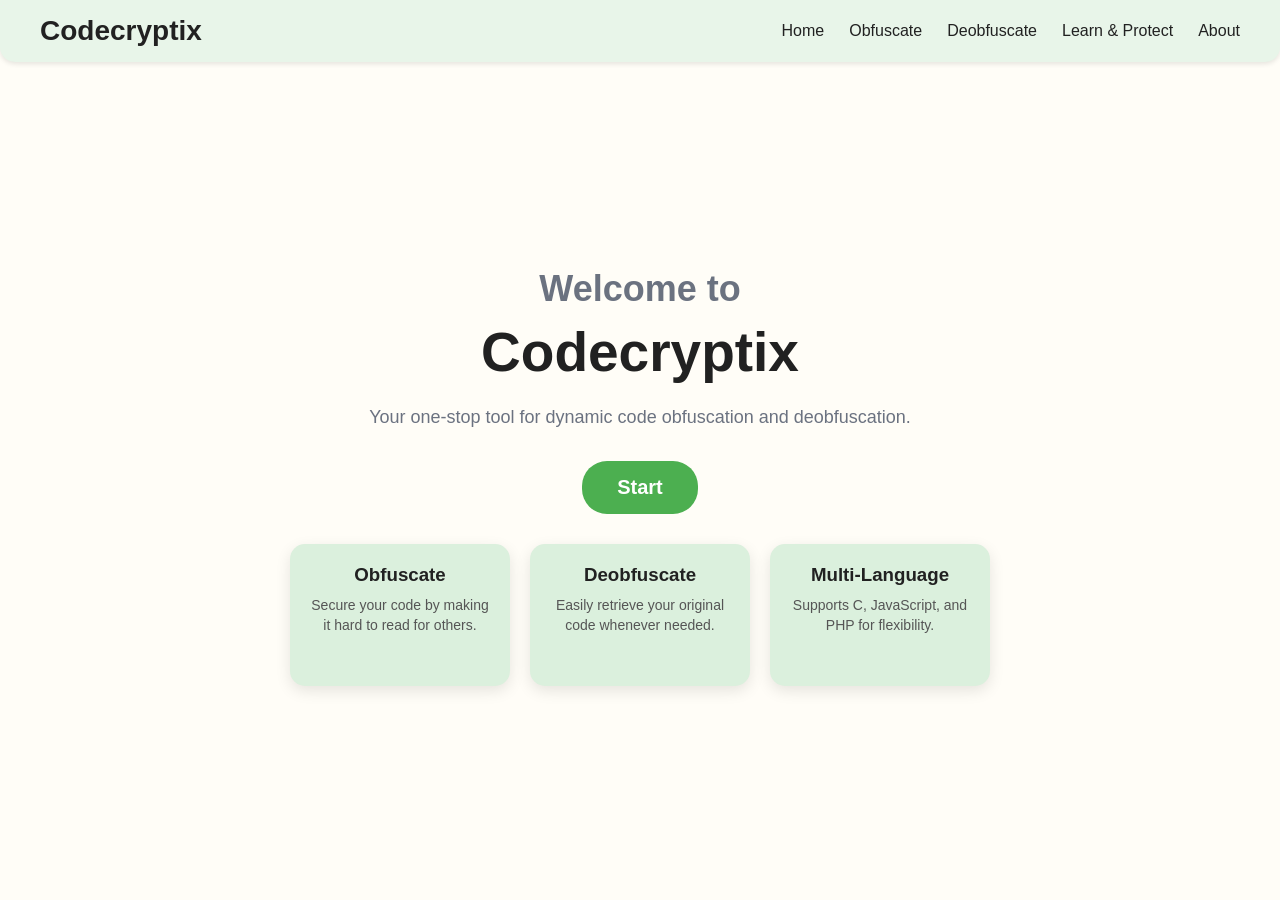
<file: public/index.html>
<!DOCTYPE html>
<html lang="en">
<head>
    <meta charset="UTF-8">
    <meta name="viewport" content="width=device-width, initial-scale=1.0">
    <title>Codecryptix</title>
    <link rel="stylesheet" href="style.css">
</head>
<body>

    <nav>
        <div class="logo">Codecryptix</div>
        <ul class="nav-links">
            <li><a href="index.html">Home</a></li>
            <li><a href="obfuscator.php">Obfuscate</a></li>
            <li><a href="deobfuscator.php">Deobfuscate</a></li>
            <li><a href="awareness.html">Learn & Protect</a></li>
            <li><a href="aboutpage.html">About</a></li>
        </ul>
    </nav>


    <section class="hero">
        <h1>Welcome to</h1>
        <h2>Codecryptix</h2>
        <p>Your one-stop tool for dynamic code obfuscation and deobfuscation.</p>
        <a href="login.html" class="start-btn">Start</a>
        <div class="app-info">
    <div class="info-card">
        <h3><a href="obfuscator.php" style="text-decoration:none; color:inherit;">Obfuscate</a></h3>
        <p>Secure your code by making it hard to read for others.</p>
    </div>
    <div class="info-card">
        <h3><a href="deobfuscator.php" style="text-decoration:none; color:inherit;">Deobfuscate</a></h3>
        <p>Easily retrieve your original code whenever needed.</p>
    </div>
    <div class="info-card">
        <h3>Multi-Language</h3>
        <p>Supports C, JavaScript, and PHP for flexibility.</p>
    </div>
</div>

    </section>

</body>
</html>
</file>
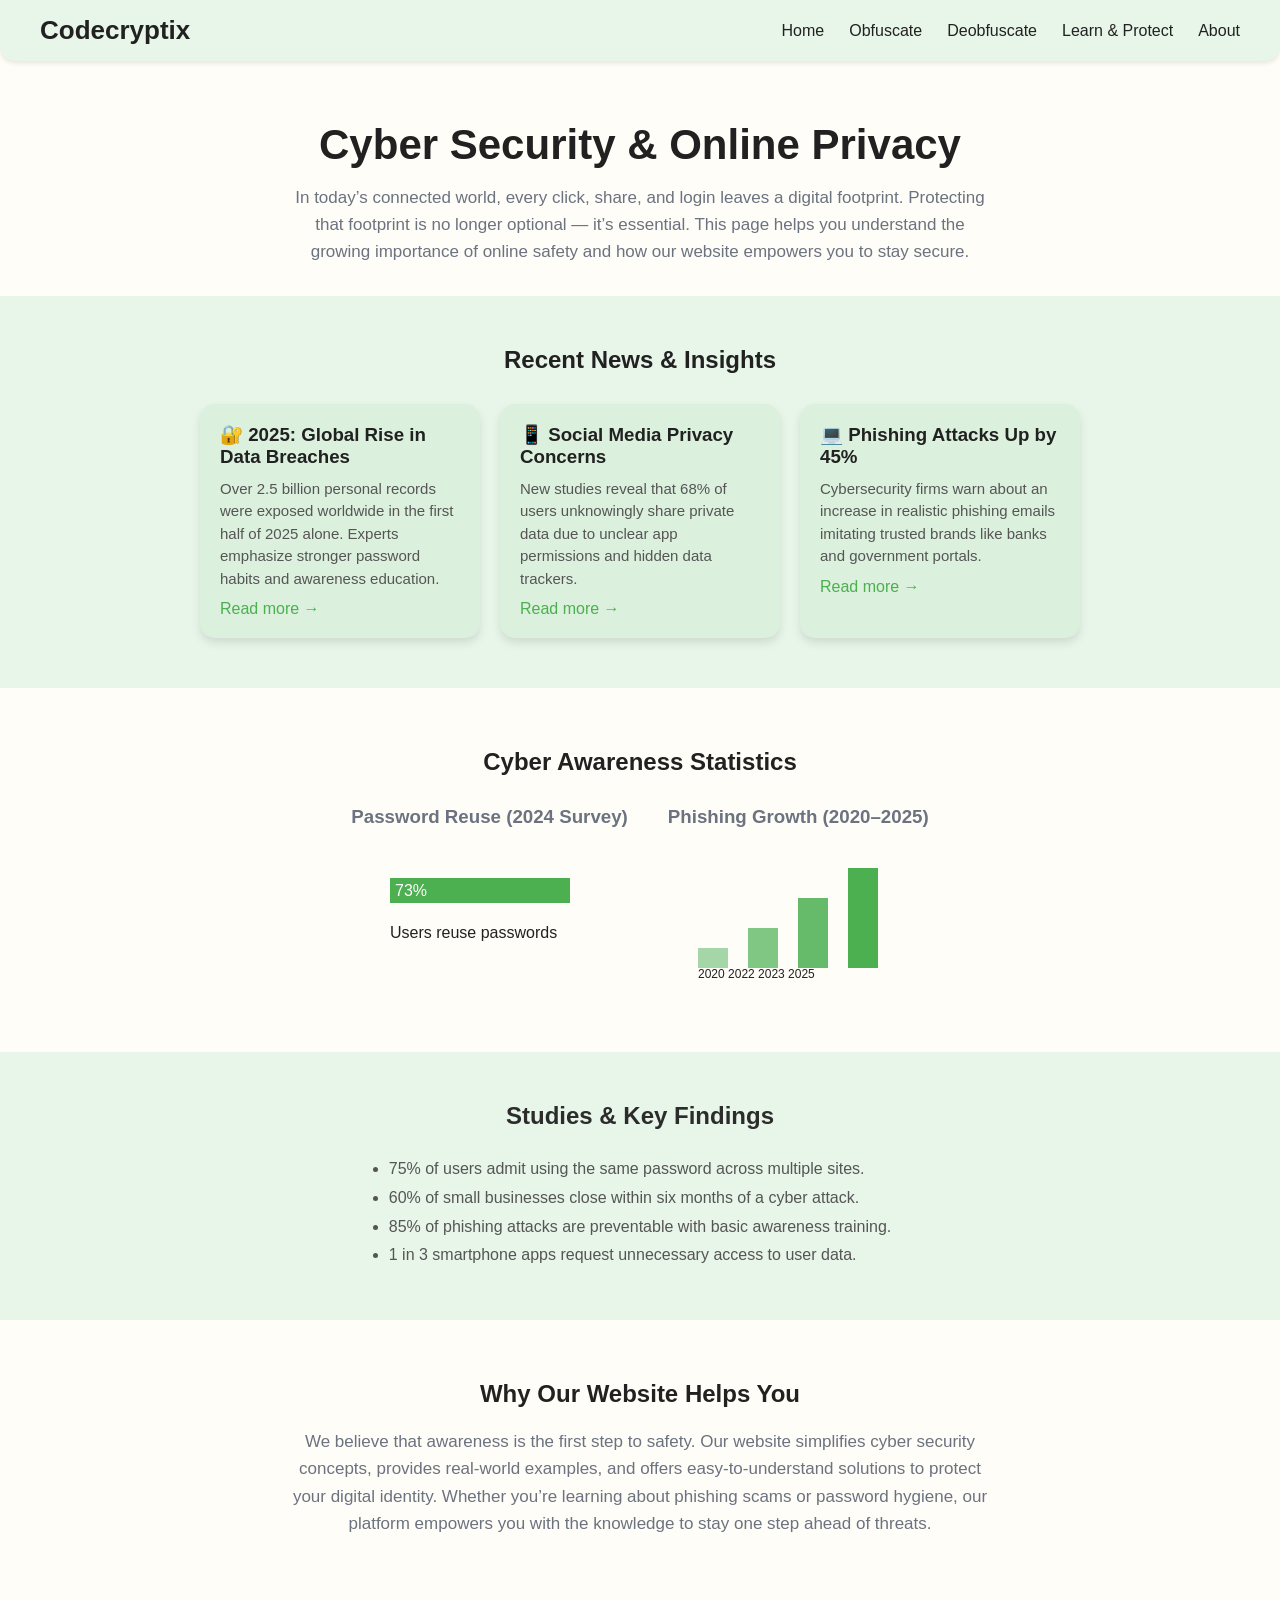
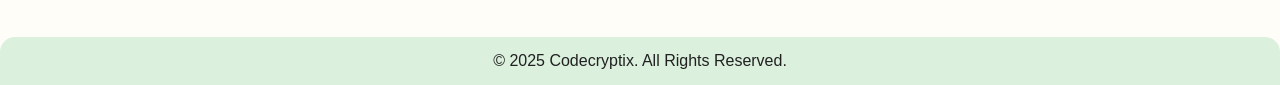
<file: public/awareness.html>
<!DOCTYPE html>
<html lang="en">
<head>
  <meta charset="UTF-8">
  <meta name="viewport" content="width=device-width, initial-scale=1.0">
  <title>Cyber Security & Online Privacy Awareness</title>
  <link rel="stylesheet" href="awareness.css">
</head>
<body>

    <nav>
        <div class="logo">Codecryptix</div>
        <ul class="nav-links">
            <li><a href="welcome.php">Home</a></li>
            <li><a href="obfuscator.php">Obfuscate</a></li>
            <li><a href="deobfuscator.php">Deobfuscate</a></li>
            <li><a href="awareness.html">Learn & Protect</a></li>
            <li><a href="aboutpage.html">About</a></li>
        </ul>
    </nav>

  <section class="intro">
    <h1>Cyber Security & Online Privacy</h1>
    <p>In today’s connected world, every click, share, and login leaves a digital footprint. 
    Protecting that footprint is no longer optional — it’s essential. 
    This page helps you understand the growing importance of online safety and how our website empowers you to stay secure.</p>
  </section>

  <!-- External sources for awareness news -->
  <section class="news">
    <h2>Recent News & Insights</h2>
    <div class="news-container">
      <div class="news-card">
        <h3>🔐 2025: Global Rise in Data Breaches</h3>
        <p>Over 2.5 billion personal records were exposed worldwide in the first half of 2025 alone. Experts emphasize stronger password habits and awareness education.</p>
        <a href="https://www.indiatoday.in/technology/news/story/google-issues-urgent-alert-25-billion-gmail-users-told-to-change-passwords-immediately-2779475-2025-08-31?utm_source=chatgpt.com">Read more →</a>
      </div>

      <div class="news-card">
        <h3>📱 Social Media Privacy Concerns</h3>
        <p>New studies reveal that 68% of users unknowingly share private data due to unclear app permissions and hidden data trackers.</p>
        <a href="https://iapp.org/resources/article/consumer-perspectives-of-privacy-and-ai/?utm_source=chatgpt.com">Read more →</a>
      </div>

      <div class="news-card">
        <h3>💻 Phishing Attacks Up by 45%</h3>
        <p>Cybersecurity firms warn about an increase in realistic phishing emails imitating trusted brands like banks and government portals.</p>
        <a href="https://secureframe.com/blog/phishing-attack-statistics?utm_source=chatgpt.com">Read more →</a>
      </div>
    </div>
  </section>

  <section class="stats">
    <h2>Cyber Awareness Statistics</h2>
    <div class="charts">

      <!-- Chart 1 -->
      <div class="chart">
        <h3>Password Reuse (2024 Survey)</h3>
        <svg width="220" height="150">
          <rect x="10" y="40" width="180" height="25" fill="#4caf50"></rect>
          <text x="15" y="58" fill="#fff">73%</text>
          <text x="10" y="100" fill="#212121">Users reuse passwords</text>
        </svg>
      </div>

      <!-- Chart 2 -->
      <div class="chart">
        <h3>Phishing Growth (2020–2025)</h3>
        <svg width="220" height="150">
          <rect x="10" y="110" width="30" height="20" fill="#a5d6a7"></rect>
          <rect x="60" y="90" width="30" height="40" fill="#81c784"></rect>
          <rect x="110" y="60" width="30" height="70" fill="#66bb6a"></rect>
          <rect x="160" y="30" width="30" height="100" fill="#4caf50"></rect>
          <text x="10" y="140" fill="#212121" font-size="12">2020 2022 2023 2025</text>
        </svg>
      </div>

    </div>
  </section>

  <section class="studies">
    <h2>Studies & Key Findings</h2>
    <ul>
      <li>75% of users admit using the same password across multiple sites.</li>
      <li>60% of small businesses close within six months of a cyber attack.</li>
      <li>85% of phishing attacks are preventable with basic awareness training.</li>
      <li>1 in 3 smartphone apps request unnecessary access to user data.</li>
    </ul>
  </section>

  <section class="why-us">
    <h2>Why Our Website Helps You</h2>
    <p>We believe that awareness is the first step to safety. Our website simplifies cyber security concepts, provides real-world examples, and offers easy-to-understand solutions to protect your digital identity. 
    Whether you’re learning about phishing scams or password hygiene, our platform empowers you with the knowledge to stay one step ahead of threats.</p>
  </section>

  <footer>
    <p>© 2025 Codecryptix. All Rights Reserved.</p>
  </footer>

  <script>
    // Display username stored in localStorage (used in shared navigation)
    const username = localStorage.getItem("username") || "User";
    document.getElementById("username").textContent = `Welcome, ${username}!`;
    document.getElementById("userNameDisplay").textContent = username;

  </script>

</body>
</html>
</file>
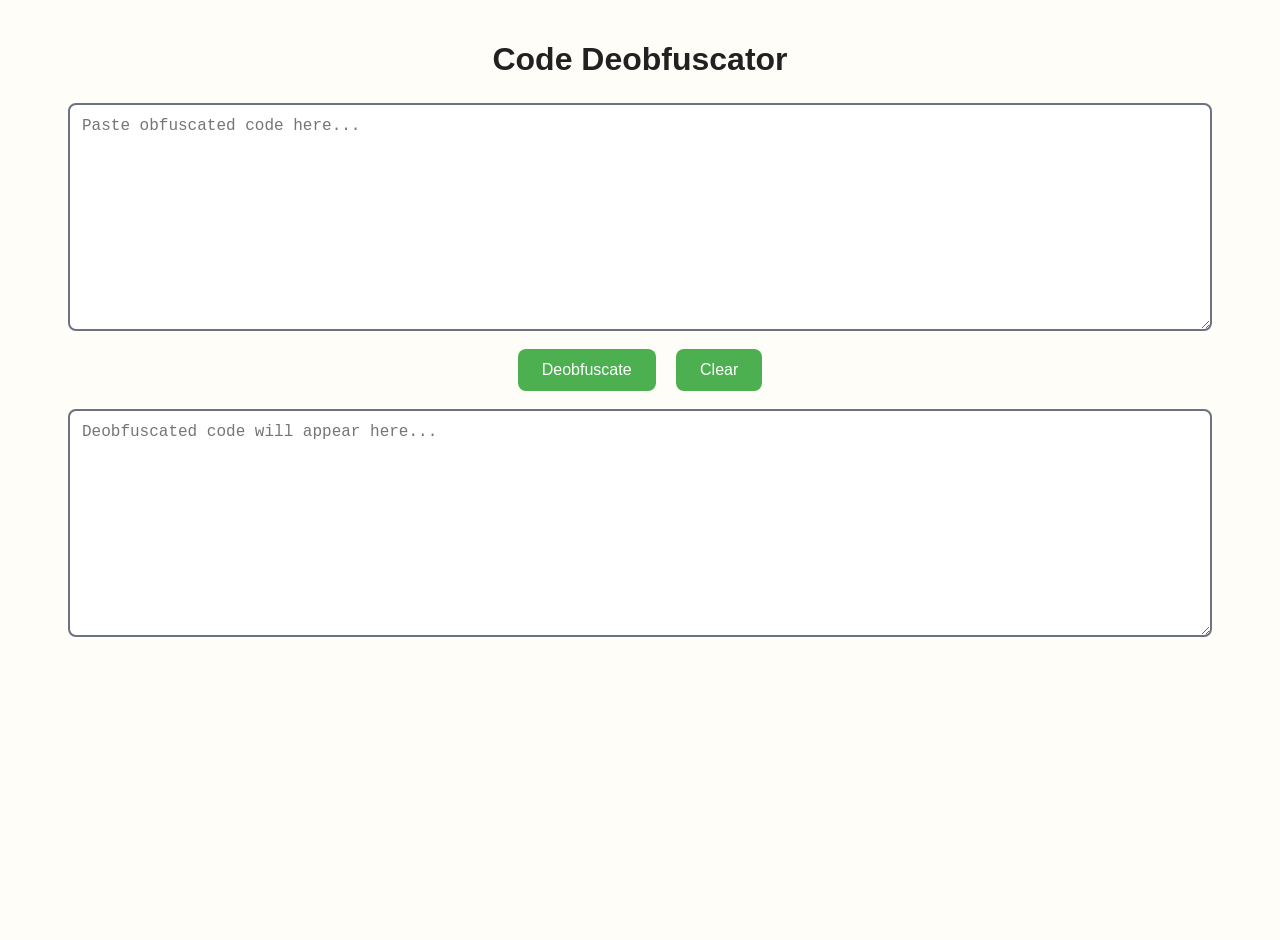
<file: public/deobfuscator.html>
<!DOCTYPE html>
<html lang="en">
<head>
  <meta charset="UTF-8">
  <meta name="viewport" content="width=device-width, initial-scale=1.0">
  <title>Code Deobfuscator</title>
  <style>
  body {
    background-color: #fffdf7;
    color: #212121;
    font-family: 'Segoe UI', Tahoma, Geneva, Verdana, sans-serif;
    display: flex;
    flex-direction: column;
    align-items: center;
    min-height: 100vh;
    margin: 0;
    padding: 20px;
  }

  h1 {
    color: #212121;
    margin-bottom: 15px;
  }

  textarea {
    width: 90%;
    height: 200px;
    margin: 10px 0;
    padding: 12px;
    border: 2px solid #6b7280;
    border-radius: 8px;
    font-family: monospace;
    font-size: 16px;
    background: #ffffff;
    color: #212121;
    transition: border 0.3s ease;
  }

  textarea:focus {
    outline: none;
    border: 2px solid #4caf50;
  }

  button {
    background-color: #4caf50;
    color: #fff;
    border: none;
    padding: 12px 24px;
    margin: 8px;
    border-radius: 8px;
    cursor: pointer;
    font-size: 16px;
    transition: background 0.3s ease;
  }

  button:hover {
    background-color: #388e3c;
  }
</style>

</head>
<body>
  <h1>Code Deobfuscator</h1>
  <textarea id="inputCode" placeholder="Paste obfuscated code here..."></textarea>
  <div>
    <button id="deobfuscateBtn" type="button">Deobfuscate</button>
    <button onclick="clearText()">Clear</button>
  </div>
  <textarea id="outputCode" readonly placeholder="Deobfuscated code will appear here..."></textarea>

  <script>
  function clearText() {
    document.getElementById('inputCode').value = '';
    document.getElementById('outputCode').value = '';
  }

  document.getElementById('deobfuscateBtn').addEventListener('click', async function () {
    const obf = document.getElementById('inputCode').value.trim();
    if (!obf) {
      alert('Paste obfuscated blob (base64) or provide obj_id (as "obj_id:NUMBER") in the input box.');
      return;
    }

    // Accept either:
    // - direct base64 blob
    // - a short syntax like: obj_id:123 to deobfuscate by obj_id
    const formData = new FormData();
    if (obf.startsWith('obj_id:')) {
      const id = obf.split(':', 2)[1].trim();
      formData.append('obj_id', id);
    } else {
      formData.append('obfuscated_code', obf);
    }

    try {
      const res = await fetch('../api/deobfuscate.php', {
        method: 'POST',
        credentials: 'same-origin',
        body: formData
      });

      if (!res.ok) {
        const txt = await res.text();
        throw new Error(txt || 'Server error');
      }

      const data = await res.json();
      if (data.success) {
        document.getElementById('outputCode').value = data.deobfuscated_code;
      } else {
        alert('Error: ' + (data.error || 'Unknown error'));
      }
    } catch (err) {
      console.error(err);
      alert('Deobfuscation failed: ' + err.message);
    }
  });
</script>

</body>
</html>
</file>
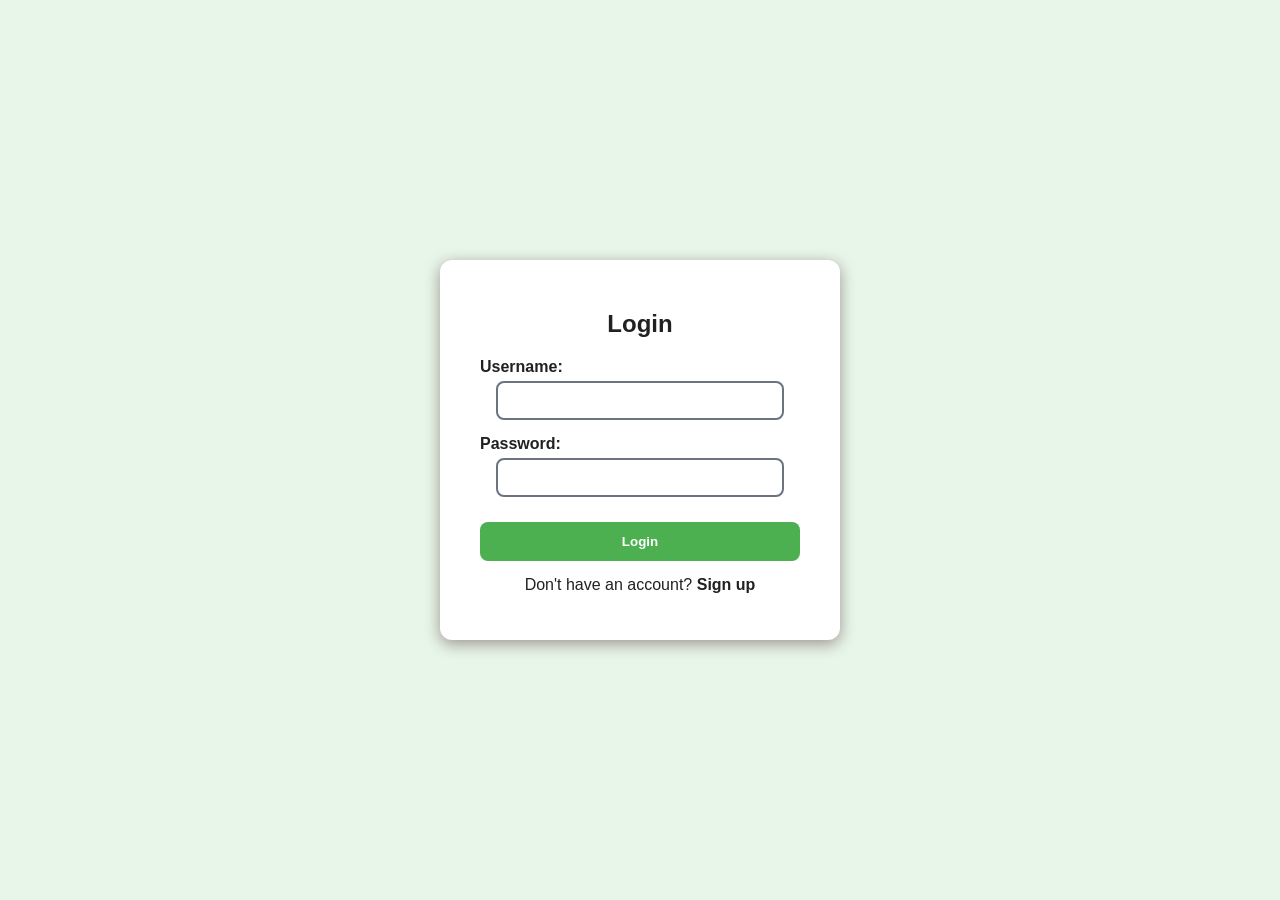
<file: public/login.html>
<!DOCTYPE html>
<html lang="en">
<head><meta charset="UTF-8"><title>Login Page</title>
  <link rel="stylesheet" href="login.css">
</head>
<body>
  <div class="login-container">
    <h2>Login</h2>
    <form action="login-validate.php" method="post">
      <label for="username">Username:</label>
      <input type="text" id="username" name="username" required autocomplete="username">
      
      <label for="password">Password:</label>
      <input type="password" id="password" name="password" required autocomplete="current-password">
      
      <button type="submit">Login</button>
    </form>
    
    <p>Don't have an account? <a href="signup.html">Sign up</a></p>
    
    

<script>
  (function () {
    const params = new URLSearchParams(window.location.search);
    const error = params.get('error');

    if (error === 'invalid_credentials') {
      alert('Invalid credentials');
    } else if (error === 'request') {
      alert('Please use the login form to access this page.');
    } else if (error === 'not_logged_in') {
      alert('You must be logged in to submit code. Please log in first.');
    }

    if (error) {
      params.delete('error');
      const base = window.location.pathname + (params.toString() ? '?' + params.toString() : '');
      window.history.replaceState({}, document.title, base);
    }
  })();
</script>


</body>
</html>
</file>
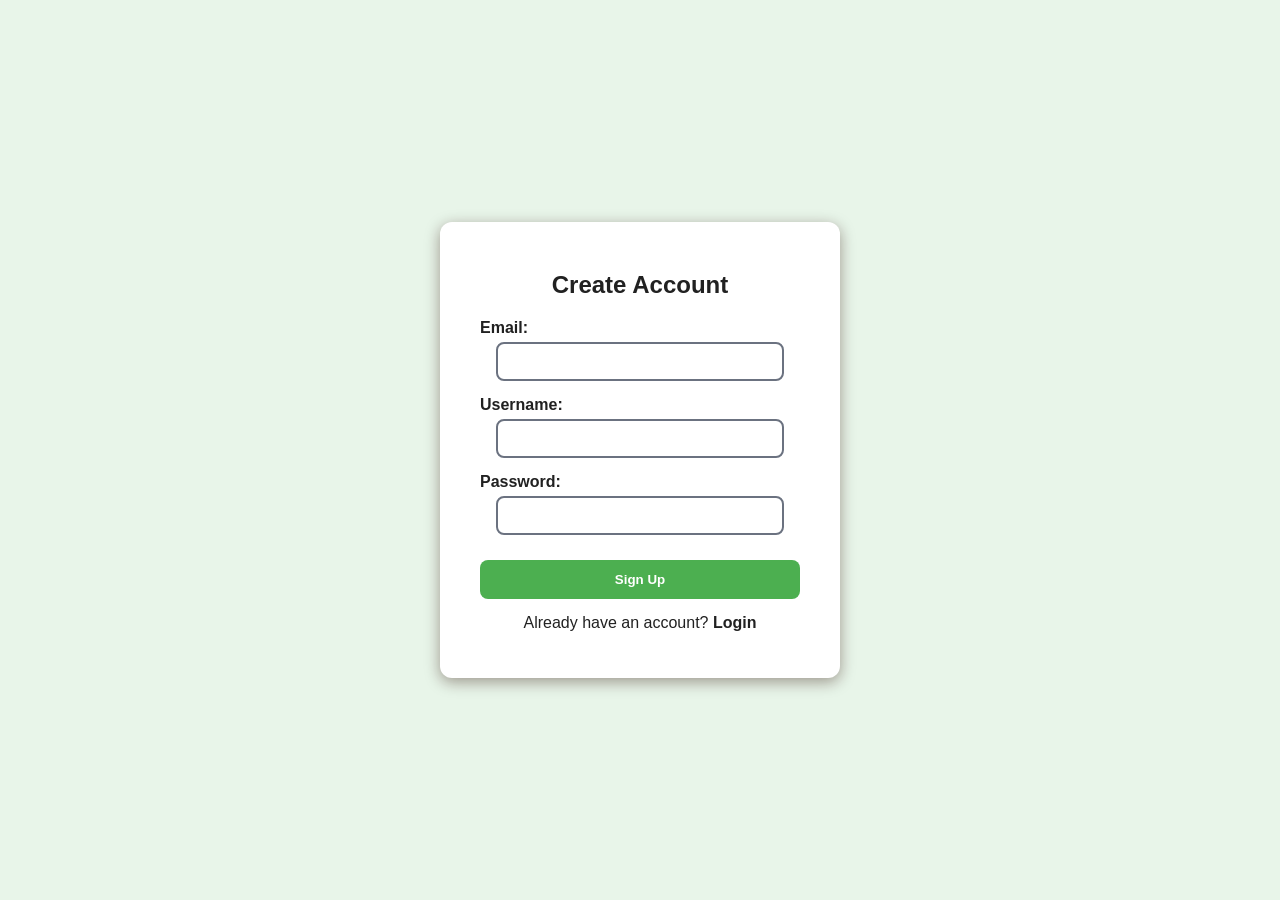
<file: public/signup.html>
<!DOCTYPE html>
<html lang="en">
<head>
  <meta charset="UTF-8">
  <title>Sign Up</title>
  <link rel="stylesheet" href="login.css">
   
</head>
<body>
  <div class="login-container">
    <h2>Create Account</h2>
    <form action="signup.php" method="post">
      

      <label for="email">Email:</label>
      <input type="email" id="email" name="email" required autocomplete="email">

      <label for="username">Username:</label>
      <input type="text" id="username" name="username" required autocomplete="username">

      <label for="password">Password:</label>
      <input type="password" id="password" name="password" required autocomplete="new-password">

      <button type="submit">Sign Up</button>
    </form>

    <p>Already have an account? <a href="login.html">Login</a></p>

    
  </div>
  <script>
  (function() {
    const params = new URLSearchParams(window.location.search);
    const error = params.get('error');
    if (error) {
      let message = '';
      if (error === 'invalid_email') message = 'Please enter a valid email.';
      else if (error === 'insert_failed') message = 'Signup failed. Try again.';
      else if (error === 'request') message = 'Invalid request.';
      else message = 'An error occurred.';
      
      alert(message);
      // remove error from URL so alert doesn’t repeat on reload
      params.delete('error');
      const base = window.location.pathname + (params.toString() ? '?' + params.toString() : '');
      window.history.replaceState({}, document.title, base);
    }
  })();
</script>

</body>
</html>
</file>
<file: public/style.css>
* {
    margin: 0;
    padding: 0;
    box-sizing: border-box;
    font-family: 'Segoe UI', Tahoma, Geneva, Verdana, sans-serif;
}


body {
    background: #fffdf7;
    color: #2c2c2c;
}


nav {
    display: flex;
    justify-content: space-between;
    align-items: center;
    padding: 15px 40px;
    background-color: #e8f5e9;
    box-shadow: 0 2px 5px rgba(0,0,0,0.1);
    border-radius: 0 0 15px 15px;
}

nav .logo {
    font-size: 28px;
    font-weight: bold;
    color: #212121;
}

nav .nav-links {
    list-style: none;
    display: flex;
    gap: 25px;
}

nav .nav-links li a {
    text-decoration: none;
    color: #212121;
    font-weight: 500;
    transition: color 0.3s;
}

nav .nav-links li a:hover {
    color: #4caf50;
}


.hero {
    text-align: center;
    padding: 80px 20px;
    display: flex;
    flex-direction: column;
    align-items: center;
    justify-content: center;
    min-height: calc(100vh - 70px); 
}

.hero h1 {
    font-size: 36px;
    color: #6b7280;
}

.hero h2 {
    font-size: 55px;
    color: #212121;
    margin: 10px 0 20px;
}

.hero p {
    font-size: 18px;
    margin-bottom: 30px;
    max-width: 600px;
    line-height: 1.5;
    color:  #6b7280;
}


.start-btn {
    display: inline-block;
    padding: 15px 35px;
    background-color: #4caf50;
    color: white;
    text-decoration: none;
    font-size: 20px;
    font-weight: bold;
    border-radius: 25px;
    transition: transform 0.3s, background-color 0.3s;
    margin-bottom: 30px;
}

.start-btn:hover {
    background-color: #388e3c;
    transform: scale(1.05);
}


.app-info {
    display: flex;
    gap: 20px;
    flex-wrap: wrap;
    justify-content: center;
}

.app-info .info-card {
    background-color:  #dbf0dd; 
    padding: 20px;
    border-radius: 15px;
    box-shadow: 0 5px 15px rgba(0,0,0,0.1);
    width: 220px;
    text-align: center;
    transition: transform 0.3s, box-shadow 0.3s;
}

.app-info .info-card:hover {
    transform: translateY(-5px);
    box-shadow: 0 8px 20px rgba(0,0,0,0.15);
}

.app-info .info-card h3 {
    color: #212121;
    margin-bottom: 10px;
}

.app-info .info-card p {
    font-size: 14px;
    color: #555;
    line-height: 1.4;
}
</file>
<file: public/awareness.css>
* {
  margin: 0;
  padding: 0;
  box-sizing: border-box;
  font-family: 'Segoe UI', Tahoma, Geneva, Verdana, sans-serif;
}

body {
  background: #fffdf7;
  color: #2c2c2c;
}


nav {
  display: flex;
  justify-content: space-between;
  align-items: center;
  padding: 15px 40px;
  background-color: #e8f5e9;
  border-radius: 0 0 15px 15px;
  box-shadow: 0 2px 5px rgba(0,0,0,0.1);
}

nav .logo {
  font-size: 26px;
  font-weight: bold;
  color: #212121;
}

nav .nav-links {
  list-style: none;
  display: flex;
  gap: 25px;
}

nav .nav-links li a {
  text-decoration: none;
  color: #212121;
  font-weight: 500;
}

nav .nav-links li a:hover {
  color: #4caf50;
}


.intro {
  text-align: center;
  padding: 60px 20px 30px;
}

.intro h1 {
  font-size: 42px;
  color: #212121;
  margin-bottom: 15px;
}

.intro p {
  max-width: 700px;
  margin: 0 auto;
  color: #6b7280;
  line-height: 1.6;
  font-size: 17px;
}


.news {
  padding: 50px 40px;
  background: #e8f5e9;
}

.news h2 {
  text-align: center;
  margin-bottom: 30px;
  color: #212121;
}

.news-container {
  display: flex;
  flex-wrap: wrap;
  justify-content: center;
  gap: 20px;
}

.news-card {
  background: #dbf0dd;
  padding: 20px;
  border-radius: 15px;
  width: 280px;
  box-shadow: 0 5px 10px rgba(0,0,0,0.1);
}

.news-card h3 {
  color: #212121;
  margin-bottom: 10px;
}

.news-card p {
  color: #555;
  font-size: 15px;
  margin-bottom: 10px;
  line-height: 1.5;
}

.news-card a {
  color: #4caf50;
  text-decoration: none;
  font-weight: 500;
}


.stats {
  padding: 60px 40px;
  text-align: center;
}

.stats h2 {
  margin-bottom: 30px;
  color: #212121;
}

.charts {
  display: flex;
  flex-wrap: wrap;
  justify-content: center;
  gap: 40px;
}

.chart h3 {
  color: #6b7280;
  margin-bottom: 10px;
}


.studies {
  background: #e8f5e9;
  padding: 50px 40px;
}

.studies h2 {
  text-align: center;
  margin-bottom: 25px;
}

.studies ul {
  max-width:fit-content;
  margin: 0 auto;
  color: #555;
  font-size: 16px;
  line-height: 1.8;
}


.why-us {
  padding: 60px 40px;
  text-align: center;
}

.why-us h2 {
  color: #212121;
  margin-bottom: 20px;
}

.why-us p {
  max-width: 700px;
  margin: 0 auto;
  color: #6b7280;
  font-size: 17px;
  line-height: 1.6;
}


footer {
  background-color: #dbf0dd;
  text-align: center;
  padding: 15px;
  color: #212121;
  border-radius: 15px 15px 0 0;
  margin-top: 40px;
}
</file>
<file: public/login.css>
body {
  font-family: Arial, sans-serif;
  background-color: #e8f5e9;
  margin: 0px;
  height: 100vh;
  display: flex;
  justify-content: center;
  align-items: center;
  overflow: hidden;
}


.login-container {
  background-color: #fff;
  padding: 30px 40px;
  border-radius: 12px;
  box-shadow: 0 4px 15px rgba(42, 10, 2, 0.4);
  text-align: center;
  width: 320px;
}


.login-container h2 {
  color: #212121;
  margin-bottom: 20px;
}


label {
  display: block;
  text-align: left;
  color: #212121;
  font-weight: bold;
  margin-bottom: 5px;
  align-items: center;
}

input[type="text"],
input[type="password"],
input[type="email"] {
  display: block;          
  margin: 0 auto 15px;     
  width: 90%;              
  padding: 10px;
  border: 2px solid #6b7280;
  border-radius: 8px;
  background-color: #fff;
  box-sizing: border-box;  
}



button {
  width: 100%;
  padding: 12px;
  border: none;
  border-radius: 8px;
  font-weight: bold;
  cursor: pointer;
  margin-top: 10px;
}

button[type="submit"] {
  background-color: #4caf50;
  color: #fff;
}

button[type="submit"]:hover {
  background-color:  #388e3c;
}


.login-container p {
  margin-top: 15px;
  color: #212121;
}

.login-container a {
  color: #212121;
  text-decoration: none;
  font-weight: bold;
}

.login-container a:hover {
  text-decoration: underline;
}


hr {
  margin: 20px 0;
  border: 1px solid #212121;
}


.social-login button {
  background-color:  #212121;
  color: #fff;
  margin-bottom: 10px;
}

.social-login button:hover {
  background-color: #6b7280;
}


.welcome-msg {
  font-size: 18px;
  margin-bottom: 20px;
}

.features {
  display: flex;
  justify-content: center;
  gap: 20px;
  margin-bottom: 20px;
}

.card {
  background: white;
  padding: 20px;
  border-radius: 12px;
  box-shadow: 0 4px 8px rgba(0,0,0,0.1);
  flex: 1;
  text-align: center;
  cursor: pointer;
  transition: transform 0.2s;
}

.card:hover {
  transform: scale(1.05);
}
</file>
